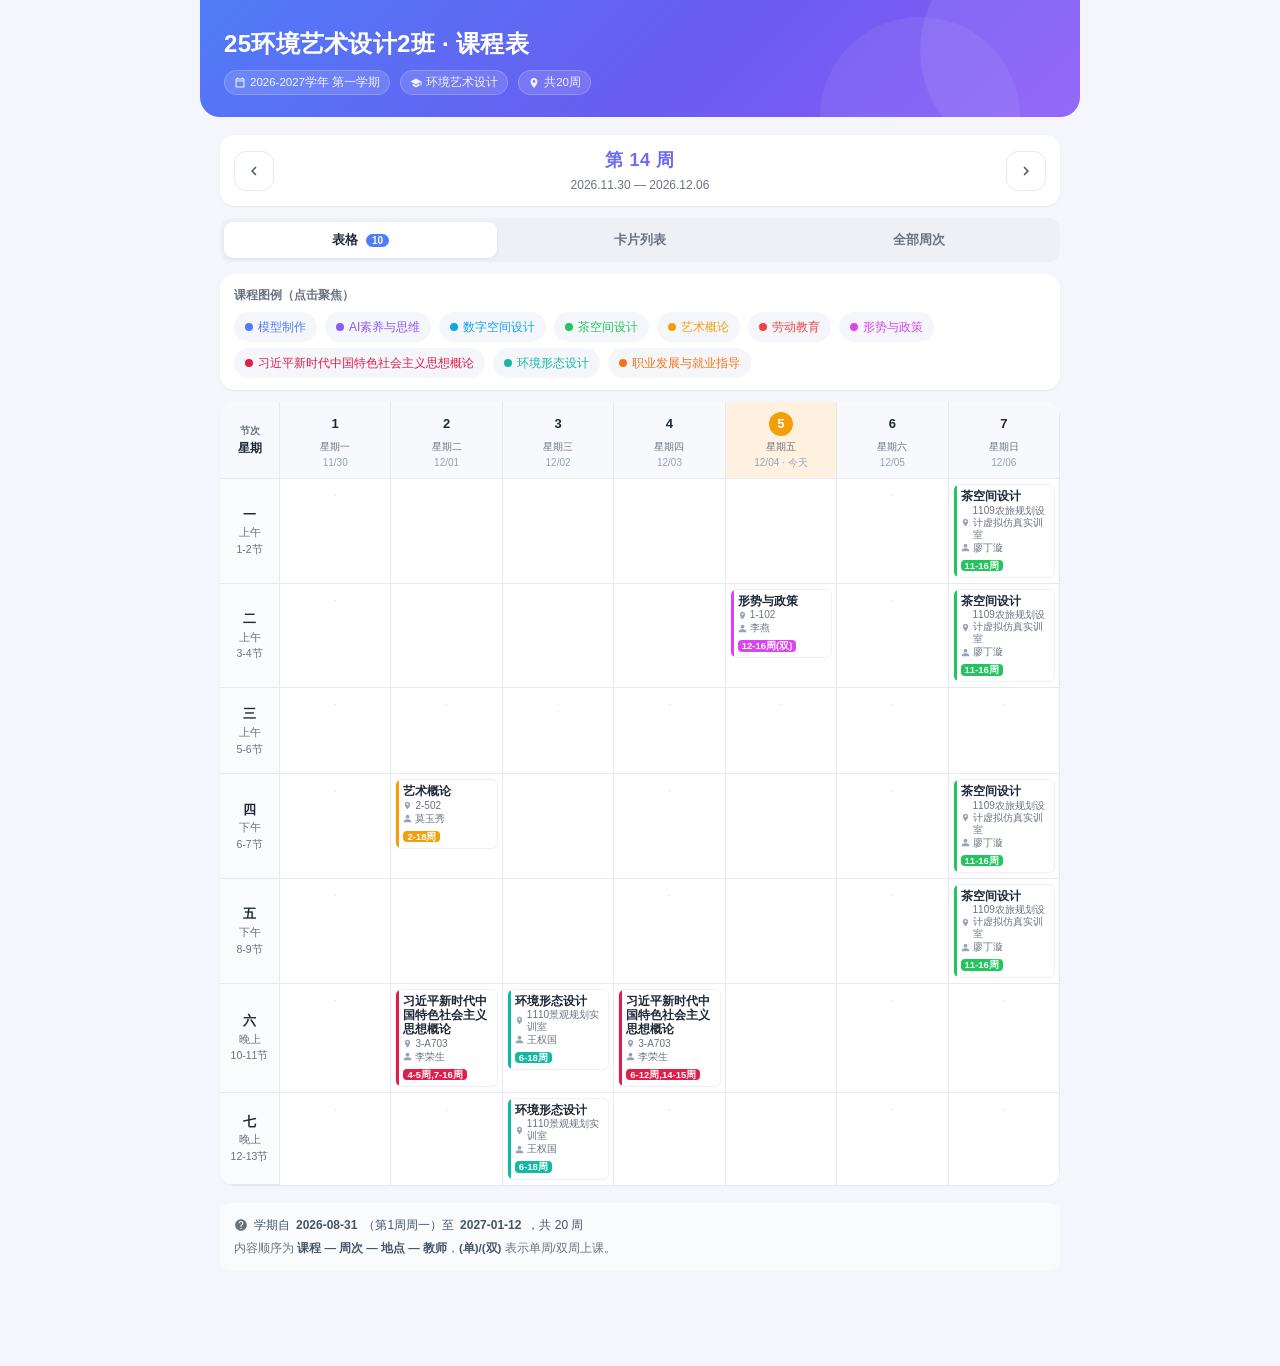
<file: schedule/index.html>
<!DOCTYPE html>
<html lang="zh-CN">
<head>
<meta charset="UTF-8">
<meta name="viewport" content="width=device-width, initial-scale=1.0, maximum-scale=2.0, viewport-fit=cover">
<meta name="theme-color" content="#4f7cf7">
<meta name="apple-mobile-web-app-capable" content="yes">
<meta name="apple-mobile-web-app-status-bar-style" content="black-translucent">
<title>25环境艺术设计2班 · 课程表</title>
<style>
  :root {
    --bg: #f4f6fb;
    --card: #ffffff;
    --text: #1f2937;
    --text-2: #475569;
    --muted: #6b7280;
    --muted-2: #94a3b8;
    --line: #e6e9ef;
    --line-2: #eef0f5;
    --primary: #4f7cf7;
    --primary-2: #8b5cf6;
    --primary-soft: #eef2ff;
    --today: #fff1e0;
    --shadow-sm: 0 1px 2px rgba(15,23,42,.04), 0 1px 1px rgba(15,23,42,.03);
    --shadow: 0 2px 8px rgba(15,23,42,.06), 0 1px 2px rgba(15,23,42,.04);
    --shadow-lg: 0 6px 20px rgba(15,23,42,.10);
    --radius: 14px;
    --radius-sm: 10px;
    --radius-lg: 20px;
  }
  * { box-sizing: border-box; margin: 0; padding: 0; -webkit-tap-highlight-color: transparent; }
  html, body { height: 100%; }
  body {
    font-family: -apple-system, BlinkMacSystemFont, "Segoe UI", "PingFang SC",
      "Hiragino Sans GB", "Microsoft YaHei", "Noto Sans CJK SC", sans-serif;
    background: var(--bg);
    color: var(--text);
    -webkit-font-smoothing: antialiased;
    -moz-osx-font-smoothing: grayscale;
    line-height: 1.5;
    padding-bottom: env(safe-area-inset-bottom, 0);
  }
  button { font-family: inherit; }

  /* ========== Layout ========== */
  .app {
    max-width: 880px;
    margin: 0 auto;
    padding: 0 14px 96px;
  }
  @media (min-width: 720px) {
    .app { padding: 0 20px 96px; }
  }

  /* ========== Header ========== */
  .header {
    background: linear-gradient(135deg, #4f7cf7 0%, #6a5cf0 55%, #8b5cf6 100%);
    color: #fff;
    border-radius: 0 0 var(--radius-lg) var(--radius-lg);
    padding: 22px 18px 18px;
    margin: 0 -14px 14px;
    position: relative;
    overflow: hidden;
  }
  @media (min-width: 720px) { .header { margin: 0 -20px 18px; padding: 26px 24px 22px; } }
  .header::after, .header::before {
    content: ""; position: absolute; border-radius: 50%;
  }
  .header::after { right: -60px; top: -60px; width: 220px; height: 220px; background: rgba(255,255,255,.08); }
  .header::before { right: 60px; bottom: -100px; width: 200px; height: 200px; background: rgba(255,255,255,.06); }
  .header .h-title { font-size: 20px; font-weight: 700; letter-spacing: .3px; position: relative; }
  @media (min-width: 720px) { .header .h-title { font-size: 24px; } }
  .header .h-sub {
    margin-top: 8px; font-size: 12px; opacity: .92;
    display: flex; flex-wrap: wrap; gap: 6px 10px; align-items: center;
    position: relative;
  }
  .header .h-sub .tag {
    display: inline-flex; align-items: center; gap: 4px;
    background: rgba(255,255,255,.14); border: 1px solid rgba(255,255,255,.22);
    padding: 3px 9px; border-radius: 999px; font-size: 11.5px;
  }
  .header .h-sub .tag svg { width: 12px; height: 12px; fill: #fff; }

  /* ========== Week Navigation Card ========== */
  .week-card {
    background: var(--card);
    border-radius: var(--radius);
    box-shadow: var(--shadow-sm);
    padding: 12px 14px;
    margin-bottom: 12px;
  }
  .week-nav {
    display: flex; align-items: center; gap: 8px;
  }
  .week-nav .nav-btn {
    flex: none;
    width: 40px; height: 40px;
    border-radius: 12px;
    border: 1px solid var(--line);
    background: #fff;
    color: var(--text-2);
    cursor: pointer;
    display: inline-flex; align-items: center; justify-content: center;
    transition: all .15s ease;
  }
  .week-nav .nav-btn:hover, .week-nav .nav-btn:active {
    border-color: var(--primary);
    color: var(--primary);
    background: var(--primary-soft);
  }
  .week-nav .nav-btn svg { width: 18px; height: 18px; fill: currentColor; }
  .week-nav .week-display {
    flex: 1; min-width: 0; text-align: center;
  }
  .week-nav .week-num {
    font-size: 18px; font-weight: 800;
    background: linear-gradient(135deg, var(--primary), var(--primary-2));
    -webkit-background-clip: text; background-clip: text; color: transparent;
    letter-spacing: .5px;
  }
  .week-nav .week-range {
    font-size: 12px; color: var(--muted);
    margin-top: 2px;
    font-variant-numeric: tabular-nums;
  }
  .week-nav .week-out {
    font-size: 11px; color: var(--muted-2); margin-top: 4px;
  }

  /* ========== Tab Bar ========== */
  .tab-bar {
    display: flex; gap: 6px;
    background: #eef0f5;
    padding: 4px;
    border-radius: 12px;
    margin-bottom: 12px;
  }
  .tab-bar .tab {
    flex: 1; border: none; background: transparent;
    font-size: 13px; font-weight: 600; color: var(--muted);
    padding: 9px 6px;
    border-radius: 9px;
    cursor: pointer;
    transition: all .2s ease;
  }
  .tab-bar .tab.on {
    background: #fff; color: var(--text);
    box-shadow: 0 1px 3px rgba(15,23,42,.08);
  }
  .tab-bar .tab .badge {
    display: inline-block;
    background: var(--primary); color: #fff;
    font-size: 10px; padding: 1px 6px; border-radius: 999px;
    margin-left: 4px; font-weight: 700;
  }

  /* ========== Day Card ========== */
  .day-list { display: flex; flex-direction: column; gap: 12px; }
  .day-card {
    background: var(--card);
    border-radius: var(--radius);
    box-shadow: var(--shadow-sm);
    overflow: hidden;
  }
  .day-card.is-today {
    border: 1.5px solid #f59e0b;
    box-shadow: 0 4px 16px rgba(245,158,11,.15);
  }
  .day-head {
    padding: 12px 14px 8px;
    display: flex; align-items: baseline; justify-content: space-between;
    border-bottom: 1px dashed var(--line-2);
  }
  .day-head .dh-left { display: flex; align-items: baseline; gap: 8px; }
  .day-head .dh-name {
    font-size: 16px; font-weight: 700; color: var(--text);
  }
  .day-head .dh-date {
    font-size: 12px; color: var(--muted); font-variant-numeric: tabular-nums;
  }
  .day-head .dh-tag {
    display: inline-block;
    font-size: 10.5px; font-weight: 700;
    color: #fff;
    background: linear-gradient(135deg, #f59e0b, #ef4444);
    padding: 2px 8px; border-radius: 999px;
  }
  .day-head .dh-meta {
    font-size: 11px; color: var(--muted-2);
  }

  .day-body { padding: 10px 12px 12px; display: flex; flex-direction: column; gap: 8px; }

  /* ========== Course Card ========== */
  .course {
    position: relative;
    background: #fff;
    border: 1px solid var(--line-2);
    border-radius: var(--radius-sm);
    padding: 10px 12px 10px 14px;
    margin-left: 4px;
    overflow: hidden;
    transition: transform .15s ease, box-shadow .15s ease;
  }
  .course::before {
    content: "";
    position: absolute; left: 0; top: 0; bottom: 0;
    width: 4px;
    background: var(--c, #94a3b8);
    border-radius: 4px 0 0 4px;
  }
  .course:active { transform: scale(.985); }
  .course.hidden { display: none; }
  .course.inactive { opacity: .45; filter: grayscale(.6); }
  .course.focused {
    box-shadow: 0 0 0 2px var(--c, var(--primary)), var(--shadow);
    border-color: transparent;
  }
  body.focusing .course:not(.focused) { opacity: .25; filter: grayscale(.85); }

  .course .c-top {
    display: flex; justify-content: space-between; align-items: flex-start;
    gap: 10px; margin-bottom: 6px;
  }
  .course .c-name {
    font-size: 14.5px; font-weight: 700; color: var(--text);
    line-height: 1.3; flex: 1;
  }
  .course .c-tag {
    flex: none;
    font-size: 10.5px; font-weight: 700; color: #fff;
    background: var(--c, #94a3b8);
    padding: 2px 7px; border-radius: 999px;
    white-space: nowrap;
    margin-top: 2px;
  }
  .course .c-time {
    display: inline-flex; align-items: center; gap: 4px;
    font-size: 12px; font-weight: 600; color: var(--c, #6b7280);
    margin-bottom: 4px;
  }
  .course .c-time .part-pill {
    font-size: 10px; font-weight: 600;
    background: rgba(0,0,0,.04);
    padding: 1px 5px; border-radius: 4px;
    color: var(--muted);
    margin-left: 2px;
  }
  .course .c-info { display: flex; flex-direction: column; gap: 2px; }
  .course .ci {
    display: flex; align-items: center; gap: 5px;
    font-size: 12px; color: var(--text-2);
    line-height: 1.4;
  }
  .course .ci svg { width: 12px; height: 12px; fill: var(--muted-2); flex: none; }
  .course .ci b { font-weight: 600; }

  /* Empty day state */
  .day-empty {
    padding: 20px 14px 22px;
    text-align: center;
    color: var(--muted-2);
    font-size: 12.5px;
  }
  .day-empty .em-icon {
    width: 32px; height: 32px; margin: 0 auto 8px;
    border-radius: 50%;
    background: #f1f3f8;
    display: flex; align-items: center; justify-content: center;
  }
  .day-empty .em-icon svg { width: 16px; height: 16px; fill: var(--muted-2); }

  /* ========== Legend ========== */
  .legend {
    background: var(--card);
    border-radius: var(--radius);
    box-shadow: var(--shadow-sm);
    padding: 12px 14px;
    margin-bottom: 12px;
  }
  .legend .lg-title {
    font-size: 12px; color: var(--muted); font-weight: 600;
    margin-bottom: 8px;
  }
  .legend .chips {
    display: flex; flex-wrap: wrap; gap: 6px 8px;
  }
  .chip {
    display: inline-flex; align-items: center; gap: 5px;
    font-size: 12px; color: var(--text-2); font-weight: 500;
    padding: 5px 10px; border-radius: 999px;
    background: #f4f6fa;
    border: 1px solid transparent;
    cursor: pointer;
    transition: all .15s ease;
  }
  .chip:hover { background: #eceff5; }
  .chip .dot { width: 8px; height: 8px; border-radius: 50%; flex: none; }
  .chip.on { background: #fff; border-color: currentColor; box-shadow: 0 2px 6px rgba(0,0,0,.06); }

  /* ========== Footer ========== */
  .footnote {
    margin-top: 18px;
    font-size: 11.5px; color: var(--muted);
    line-height: 1.7;
    padding: 12px 14px;
    background: rgba(255,255,255,.6);
    border-radius: var(--radius-sm);
  }
  .footnote b { color: var(--text-2); }
  .footnote .info-row {
    display: flex; align-items: center; gap: 6px; margin-bottom: 4px;
    font-size: 12px; color: var(--text-2);
  }
  .footnote .info-row svg { width: 14px; height: 14px; fill: var(--muted); }

  /* ========== Today FAB ========== */
  .fab-today {
    position: fixed;
    right: max(14px, env(safe-area-inset-right));
    bottom: max(14px, env(safe-area-inset-bottom));
    background: linear-gradient(135deg, var(--primary), var(--primary-2));
    color: #fff;
    border: none;
    padding: 12px 18px;
    border-radius: 999px;
    font-size: 13px; font-weight: 700;
    box-shadow: var(--shadow-lg);
    cursor: pointer;
    display: none;
    align-items: center; gap: 6px;
    z-index: 50;
  }
  .fab-today.show { display: inline-flex; }
  .fab-today svg { width: 14px; height: 14px; fill: #fff; }

  /* ========== Empty state (out-of-semester) ========== */
  .out-state {
    background: var(--card);
    border-radius: var(--radius);
    box-shadow: var(--shadow-sm);
    padding: 36px 24px;
    text-align: center;
    color: var(--muted);
  }
  .out-state svg { width: 56px; height: 56px; fill: #cbd5e1; margin-bottom: 12px; }
  .out-state h3 { font-size: 16px; color: var(--text); margin-bottom: 4px; }
  .out-state p { font-size: 13px; }

  /* ========== Table view (rows=slot, cols=weekday) ========== */
  .table-card {
    background: var(--card);
    border-radius: var(--radius);
    box-shadow: var(--shadow-sm);
    overflow: hidden;
  }
  .table-grid {
    display: grid;
    /* 8 列：节次标签 + 周一~周日；不设 min-width，让 grid 在 360px 屏内自动 1fr 收缩 */
    grid-template-columns: 44px repeat(7, minmax(0, 1fr));
    width: 100%;
  }
  .t-corner {
    background: #f7f9fc;
    position: sticky; left: 0; top: 0; z-index: 6;
    border-right: 1px solid var(--line);
    border-bottom: 1px solid var(--line);
    padding: 6px 4px;
    display: flex; flex-direction: column; align-items: center; justify-content: center;
    color: var(--muted); font-size: 10px; font-weight: 600;
  }
  .t-corner .tc-kicker { font-size: 9px; }
  .t-corner .tc-name { font-size: 11px; color: var(--text); margin-top: 1px; }

  .slot-head {
    background: #f7f9fc;
    position: sticky; top: 0; z-index: 4;
    border-right: 1px solid var(--line);
    border-bottom: 1px solid var(--line);
    padding: 6px 3px 5px;
    text-align: center;
    font-variant-numeric: tabular-nums;
  }
  .slot-head:last-child { border-right: none; }
  .slot-head .sh-seq {
    width: 20px; height: 20px; line-height: 20px;
    border-radius: 50%;
    font-size: 11px; font-weight: 800;
    margin: 0 auto 2px;
  }
  .slot-head.p-morning .sh-seq { background: #e8f0ff; color: #3f6cf0; }
  .slot-head.p-afternoon .sh-seq { background: #fff3e0; color: #e08a00; }
  .slot-head.p-evening .sh-seq { background: #efe9ff; color: #7c3aed; }
  .slot-head .sh-part { font-size: 9px; color: var(--muted); }
  .slot-head .sh-period { font-size: 9px; color: var(--muted-2); margin-top: 1px; }

  .day-row-head {
    background: #fafbfd;
    position: sticky; left: 0; z-index: 3;
    border-right: 1px solid var(--line);
    border-bottom: 1px solid var(--line);
    padding: 6px 2px;
    display: flex; flex-direction: column; align-items: center; justify-content: center;
  }
  .day-row-head .drh-name { font-size: 12px; font-weight: 700; color: var(--text); }
  .day-row-head .drh-date { font-size: 9.5px; color: var(--muted); margin-top: 1px; font-variant-numeric: tabular-nums; }
  .day-row-head .drh-today {
    display: inline-block; margin-top: 3px;
    font-size: 9px; font-weight: 700; color: #fff;
    background: linear-gradient(135deg, #f59e0b, #ef4444);
    padding: 0 5px; border-radius: 999px; line-height: 1.5;
  }
  .day-row-head.is-today { background: var(--today); }

  .t-cell {
    background: #fff;
    border-right: 1px solid var(--line);
    border-bottom: 1px solid var(--line);
    padding: 3px 2px;
    min-height: 70px;
    display: flex; flex-direction: column; gap: 2px;
    overflow: hidden;
  }
  .t-cell:nth-last-child(-n+7) { border-bottom: none; }  /* 最后一行去掉下边框 */
  /* 节次标签列(第 1,9,17,25,33,41,49 列)不画右边框已由 .day-row-head 处理 */

  .t-course {
    position: relative;
    background: #fff;
    border: 1px solid var(--line-2);
    border-radius: 4px;
    padding: 2px 3px 2px 5px;
    overflow: hidden;
    line-height: 1.2;
  }
  .t-course::before {
    content: "";
    position: absolute; left: 0; top: 0; bottom: 0;
    width: 2.5px;
    background: var(--c, #94a3b8);
  }
  .t-course.hidden { display: none; }
  .t-course.inactive { opacity: .42; filter: grayscale(.6); }
  .t-course.focused {
    box-shadow: 0 0 0 1.5px var(--c, var(--primary));
    border-color: transparent;
  }
  body.focusing .t-course:not(.focused) { opacity: .22; filter: grayscale(.85); }
  .t-course .tc-name {
    font-size: 10.5px; font-weight: 700; color: var(--text);
    word-break: break-all;
    line-height: 1.2;
  }
  .t-course .tc-meta {
    margin-top: 1px;
    font-size: 8.5px; color: var(--muted);
    display: flex; align-items: center; gap: 2px;
    line-height: 1.2;
  }
  .t-course .tc-meta svg { width: 8px; height: 8px; fill: var(--muted-2); flex: none; }
  .t-course .tc-tag {
    display: inline-block;
    margin-top: 1px;
    font-size: 8.5px; font-weight: 700; color: #fff;
    background: var(--c, #94a3b8);
    padding: 0 3px; border-radius: 3px;
    align-self: flex-start;
  }
  .t-cell-empty { font-size: 10px; color: #d0d5dd; text-align: center; padding-top: 4px; }

  @media (min-width: 720px) {
    /* 桌面端放宽一些 */
    .table-grid { grid-template-columns: 60px repeat(7, minmax(0, 1fr)); }
    .t-corner { padding: 8px 6px; font-size: 11px; }
    .t-corner .tc-kicker { font-size: 10px; }
    .t-corner .tc-name { font-size: 12px; }
    .slot-head { padding: 10px 6px 8px; }
    .slot-head .sh-seq { width: 24px; height: 24px; line-height: 24px; font-size: 13px; margin-bottom: 3px; }
    .slot-head .sh-part { font-size: 10px; }
    .slot-head .sh-period { font-size: 10px; }
    .day-row-head { padding: 8px 4px; }
    .day-row-head .drh-name { font-size: 13px; }
    .day-row-head .drh-date { font-size: 10.5px; }
    .day-row-head .drh-today { font-size: 9.5px; padding: 1px 6px; margin-top: 4px; }
    .t-cell { padding: 5px 4px; min-height: 86px; gap: 3px; }
    .t-course { padding: 4px 5px 4px 7px; border-radius: 6px; }
    .t-course::before { width: 3px; }
    .t-course .tc-name { font-size: 12px; }
    .t-course .tc-meta { font-size: 10px; gap: 3px; }
    .t-course .tc-meta svg { width: 9px; height: 9px; }
    .t-course .tc-tag { font-size: 9.5px; padding: 0 4px; border-radius: 4px; }
  }

  /* Animations */
  .day-card { animation: fadeUp .3s ease both; }
  .day-card:nth-child(1) { animation-delay: .02s; }
  .day-card:nth-child(2) { animation-delay: .06s; }
  .day-card:nth-child(3) { animation-delay: .10s; }
  .day-card:nth-child(4) { animation-delay: .14s; }
  .day-card:nth-child(5) { animation-delay: .18s; }
  .day-card:nth-child(6) { animation-delay: .22s; }
  .day-card:nth-child(7) { animation-delay: .26s; }
  @keyframes fadeUp {
    from { opacity: 0; transform: translateY(8px); }
    to { opacity: 1; transform: translateY(0); }
  }

  /* PWA-like standalone: hide some chrome */
  @media (display-mode: standalone) {
    body { padding-top: env(safe-area-inset-top); }
  }
</style>
</head>
<body>

<div class="app">

  <!-- Header -->
  <div class="header">
    <div class="h-title">25环境艺术设计2班 · 课程表</div>
    <div class="h-sub">
      <span class="tag"><svg viewBox="0 0 24 24"><path d="M19 3h-1V1h-2v2H8V1H6v2H5c-1.1 0-2 .9-2 2v14c0 1.1.9 2 2 2h14c1.1 0 2-.9 2-2V5c0-1.1-.9-2-2-2zm0 16H5V9h14v10zM5 7V5h14v2H5z"/></svg>2026-2027学年 第一学期</span>
      <span class="tag"><svg viewBox="0 0 24 24"><path d="M12 3L1 9l11 6 9-4.91V17h2V9L12 3zM5 13.18v4L12 21l7-3.82v-4L12 17l-7-3.82z"/></svg>环境艺术设计</span>
      <span class="tag"><svg viewBox="0 0 24 24"><path d="M12 2C8.1 2 5 5.1 5 9c0 5.25 7 13 7 13s7-7.75 7-13c0-3.9-3.1-7-7-7zm0 9.5A2.5 2.5 0 1 1 12 6a2.5 2.5 0 0 1 0 5.5z"/></svg>共20周</span>
    </div>
  </div>

  <!-- Week Navigation -->
  <div class="week-card">
    <div class="week-nav">
      <button class="nav-btn" id="btnPrev" aria-label="上一周">
        <svg viewBox="0 0 24 24"><path d="M15.41 7.41L14 6l-6 6 6 6 1.41-1.41L10.83 12z"/></svg>
      </button>
      <div class="week-display">
        <div class="week-num" id="weekNum">第 1 周</div>
        <div class="week-range" id="weekRange">2026.08.31 — 2026.09.06</div>
        <div class="week-out" id="weekOut" style="display:none">（不在学期范围内）</div>
      </div>
      <button class="nav-btn" id="btnNext" aria-label="下一周">
        <svg viewBox="0 0 24 24"><path d="M10 6L8.59 7.41 13.17 12l-4.58 4.59L10 18l6-6z"/></svg>
      </button>
    </div>
  </div>

  <!-- Tab Bar -->
  <div class="tab-bar" id="tabBar">
    <button class="tab on" data-mode="table" id="tabTable">表格 <span class="badge" id="countThisWeek">0</span></button>
    <button class="tab" data-mode="list" id="tabList">卡片列表</button>
    <button class="tab" data-mode="allWeeks" id="tabAllWeeks">全部周次</button>
  </div>

  <!-- Legend (compact) -->
  <div class="legend">
    <div class="lg-title">课程图例（点击聚焦）</div>
    <div class="chips" id="legendBox"></div>
  </div>

  <!-- Content area -->
  <div id="content"></div>

  <!-- Footnote -->
  <div class="footnote">
    <div class="info-row">
      <svg viewBox="0 0 24 24"><path d="M12 2C6.5 2 2 6.5 2 12s4.5 10 10 10 10-4.5 10-10S17.5 2 12 2zm1 17h-2v-2h2v2zm2.07-7.75l-.9.92C13.45 12.9 13 13.5 13 15h-2v-.5c0-1.1.45-2.1 1.17-2.83l1.24-1.26c.37-.36.59-.86.59-1.41 0-1.1-.9-2-2-2s-2 .9-2 2H8c0-2.21 1.79-4 4-4s4 1.79 4 4c0 .88-.36 1.68-.93 2.25z"/></svg>
      学期自 <b>2026-08-31</b>（第1周周一）至 <b>2027-01-12</b>，共 20 周
    </div>
    <div>内容顺序为 <b>课程 — 周次 — 地点 — 教师</b>，<b>(单)/(双)</b> 表示单周/双周上课。</div>
  </div>

</div>

<!-- Today FAB -->
<button class="fab-today" id="fabToday">
  <svg viewBox="0 0 24 24"><path d="M19 3h-1V1h-2v2H8V1H6v2H5c-1.1 0-2 .9-2 2v14c0 1.1.9 2 2 2h14c1.1 0 2-.9 2-2V5c0-1.1-.9-2-2-2zm0 16H5V9h14v10zM5 7V5h14v2H5z"/></svg>
  回到今天
</button>

<script>
/* ===================== Data ===================== */
const COURSES = [{"day":"星期二","slot_seq":"一","period":"1-2节","part":"上午","name":"模型制作","jie":"1-2节","weeks":[2,3,4,5,6],"weekText":"2-6周","room":"1101模型实训室","teacher":"黎景洋"},{"day":"星期三","slot_seq":"一","period":"1-2节","part":"上午","name":"AI素养与思维","jie":"1-2节","weeks":[9,10],"weekText":"9-10周","room":"1109农旅规划设计虚拟仿真实训室","teacher":"侯亮"},{"day":"星期四","slot_seq":"一","period":"1-2节","part":"上午","name":"数字空间设计","jie":"1-2节","weeks":[2,3,4,6,7,8,9],"weekText":"2-4周,6-9周","room":"1106BIM实训室（二）","teacher":"方聪"},{"day":"星期五","slot_seq":"一","period":"1-2节","part":"上午","name":"数字空间设计","jie":"1-2节","weeks":[7,8],"weekText":"7-8周","room":"1111室内空间设计实训室（一）","teacher":"方聪"},{"day":"星期五","slot_seq":"一","period":"1-2节","part":"上午","name":"数字空间设计","jie":"1-2节","weeks":[9],"weekText":"9周","room":"1105BIM实训室（一）","teacher":"方聪"},{"day":"星期五","slot_seq":"一","period":"1-2节","part":"上午","name":"数字空间设计","jie":"1-2节","weeks":[10],"weekText":"10周","room":"1105BIM实训室（一）","teacher":"方聪"},{"day":"星期日","slot_seq":"一","period":"1-2节","part":"上午","name":"茶空间设计","jie":"1-2节","weeks":[11,12,13,14,15,16],"weekText":"11-16周","room":"1109农旅规划设计虚拟仿真实训室","teacher":"廖丁漩"},{"day":"星期日","slot_seq":"一","period":"1-2节","part":"上午","name":"茶空间设计","jie":"1-2节","weeks":[17],"weekText":"17周","room":"1109农旅规划设计虚拟仿真实训室","teacher":"廖丁漩"},{"day":"星期二","slot_seq":"二","period":"3-4节","part":"上午","name":"模型制作","jie":"3-4节","weeks":[2,3,4,5,6],"weekText":"2-6周","room":"1101模型实训室","teacher":"黎景洋"},{"day":"星期三","slot_seq":"二","period":"3-4节","part":"上午","name":"AI素养与思维","jie":"3-4节","weeks":[9,10],"weekText":"9-10周","room":"1109农旅规划设计虚拟仿真实训室","teacher":"侯亮"},{"day":"星期四","slot_seq":"二","period":"3-4节","part":"上午","name":"数字空间设计","jie":"3-4节","weeks":[2,3,4,6,7,8,9],"weekText":"2-4周,6-9周","room":"1106BIM实训室（二）","teacher":"方聪"},{"day":"星期五","slot_seq":"二","period":"3-4节","part":"上午","name":"数字空间设计","jie":"3-4节","weeks":[7,8],"weekText":"7-8周","room":"1111室内空间设计实训室（一）","teacher":"方聪"},{"day":"星期五","slot_seq":"二","period":"3-4节","part":"上午","name":"数字空间设计","jie":"3-4节","weeks":[9],"weekText":"9周","room":"1105BIM实训室（一）","teacher":"方聪"},{"day":"星期五","slot_seq":"二","period":"3-4节","part":"上午","name":"数字空间设计","jie":"3-4节","weeks":[10],"weekText":"10周","room":"1105BIM实训室（一）","teacher":"方聪"},{"day":"星期五","slot_seq":"二","period":"3-4节","part":"上午","name":"数字空间设计","jie":"3-4节","weeks":[10],"weekText":"10周","room":"1105BIM实训室（一）","teacher":"方聪"},{"day":"星期五","slot_seq":"二","period":"3-4节","part":"上午","name":"劳动教育","jie":"3-4节","weeks":[1,2,3],"weekText":"1-3周","room":"户外","teacher":"王历"},{"day":"星期五","slot_seq":"二","period":"3-4节","part":"上午","name":"形势与政策","jie":"3-4节","weeks":[12,14,16,15],"weekText":"12-16周(双)","room":"1-102","teacher":"李燕"},{"day":"星期日","slot_seq":"二","period":"3-4节","part":"上午","name":"茶空间设计","jie":"3-4节","weeks":[11,12,13,14,15,16],"weekText":"11-16周","room":"1109农旅规划设计虚拟仿真实训室","teacher":"廖丁漩"},{"day":"星期日","slot_seq":"二","period":"3-4节","part":"上午","name":"茶空间设计","jie":"3-4节","weeks":[17],"weekText":"17周","room":"1109农旅规划设计虚拟仿真实训室","teacher":"廖丁漩"},{"day":"星期二","slot_seq":"四","period":"6-7节","part":"下午","name":"艺术概论","jie":"6-7节","weeks":[2,3,4,5,6,7,8,9,10,11,12,13,14,15,16,17,18],"weekText":"2-18周","room":"2-502","teacher":"莫玉秀"},{"day":"星期二","slot_seq":"四","period":"6-7节","part":"下午","name":"艺术概论","jie":"6-7节","weeks":[19],"weekText":"19周","room":"图信楼A401","teacher":"莫玉秀"},{"day":"星期三","slot_seq":"四","period":"6-7节","part":"下午","name":"模型制作","jie":"6-7节","weeks":[2,3,4,5,6,7,8,9],"weekText":"2-9周","room":"1101模型实训室","teacher":"黎景洋"},{"day":"星期三","slot_seq":"四","period":"6-7节","part":"下午","name":"模型制作","jie":"6-7节","weeks":[10],"weekText":"10周","room":"1101模型实训室","teacher":"黎景洋"},{"day":"星期五","slot_seq":"四","period":"6-7节","part":"下午","name":"数字空间设计","jie":"6-7节","weeks":[1,2,3],"weekText":"1-3周","room":"1105BIM实训室（一）","teacher":"方聪"},{"day":"星期日","slot_seq":"四","period":"6-7节","part":"下午","name":"茶空间设计","jie":"6-7节","weeks":[17],"weekText":"17周","room":"1109农旅规划设计虚拟仿真实训室","teacher":"廖丁漩"},{"day":"星期日","slot_seq":"四","period":"6-7节","part":"下午","name":"茶空间设计","jie":"6-7节","weeks":[11,12,13,14,15,16],"weekText":"11-16周","room":"1109农旅规划设计虚拟仿真实训室","teacher":"廖丁漩"},{"day":"星期二","slot_seq":"五","period":"8-9节","part":"下午","name":"习近平新时代中国特色社会主义思想概论","jie":"8-9节","weeks":[17,18,19],"weekText":"17-19周","room":"3-A601","teacher":"李荣生"},{"day":"星期三","slot_seq":"五","period":"8-9节","part":"下午","name":"模型制作","jie":"8-9节","weeks":[2,3,4,5,6,7,8,9],"weekText":"2-9周","room":"1101模型实训室","teacher":"黎景洋"},{"day":"星期三","slot_seq":"五","period":"8-9节","part":"下午","name":"模型制作","jie":"8-9节","weeks":[10],"weekText":"10周","room":"1101模型实训室","teacher":"黎景洋"},{"day":"星期五","slot_seq":"五","period":"8-9节","part":"下午","name":"数字空间设计","jie":"8-9节","weeks":[1,2,3],"weekText":"1-3周","room":"1105BIM实训室（一）","teacher":"方聪"},{"day":"星期日","slot_seq":"五","period":"8-9节","part":"下午","name":"茶空间设计","jie":"8-9节","weeks":[11,12,13,14,15,16],"weekText":"11-16周","room":"1109农旅规划设计虚拟仿真实训室","teacher":"廖丁漩"},{"day":"星期二","slot_seq":"六","period":"10-11节","part":"晚上","name":"习近平新时代中国特色社会主义思想概论","jie":"10-11节","weeks":[4,5,7,8,9,10,11,12,13,14,15,16],"weekText":"4-5周,7-16周","room":"3-A703","teacher":"李荣生"},{"day":"星期三","slot_seq":"六","period":"10-11节","part":"晚上","name":"环境形态设计","jie":"10-11节","weeks":[6,7,8,9,10,11,12,13,14,15,16,17,18],"weekText":"6-18周","room":"1110景观规划实训室","teacher":"王权国"},{"day":"星期三","slot_seq":"六","period":"10-11节","part":"晚上","name":"环境形态设计","jie":"10-11节","weeks":[19],"weekText":"19周","room":"1110景观规划实训室","teacher":"王权国"},{"day":"星期四","slot_seq":"六","period":"10-11节","part":"晚上","name":"习近平新时代中国特色社会主义思想概论","jie":"10-11节","weeks":[6,7,8,9,10,11,12,14,15],"weekText":"6-12周,14-15周","room":"3-A703","teacher":"李荣生"},{"day":"星期五","slot_seq":"六","period":"10-11节","part":"晚上","name":"职业发展与就业指导","jie":"10-11节","weeks":[7,8,9,10],"weekText":"7-10周","room":"3-A503","teacher":"柳芳"},{"day":"星期三","slot_seq":"七","period":"12-13节","part":"晚上","name":"环境形态设计","jie":"12-13节","weeks":[6,7,8,9,10,11,12,13,14,15,16,17,18],"weekText":"6-18周","room":"1110景观规划实训室","teacher":"王权国"},{"day":"星期五","slot_seq":"七","period":"12-13节","part":"晚上","name":"职业发展与就业指导","jie":"12-13节","weeks":[7,8,9,10],"weekText":"7-10周","room":"3-A503","teacher":"柳芳"}];

const DAYS = ['星期一','星期二','星期三','星期四','星期五','星期六','星期日'];
const SLOTS = [
  { seq:'一', period:'1-2节',  part:'上午', pc:'p-morning' },
  { seq:'二', period:'3-4节',  part:'上午', pc:'p-morning' },
  { seq:'三', period:'5-6节',  part:'上午', pc:'p-morning' },
  { seq:'四', period:'6-7节',  part:'下午', pc:'p-afternoon' },
  { seq:'五', period:'8-9节',  part:'下午', pc:'p-afternoon' },
  { seq:'六', period:'10-11节', part:'晚上', pc:'p-evening' },
  { seq:'七', period:'12-13节', part:'晚上', pc:'p-evening' },
];

const COLOR_MAP = {
  '模型制作': '#4f7cf7',
  'AI素养与思维': '#8b5cf6',
  '数字空间设计': '#0ea5e9',
  '茶空间设计': '#22c55e',
  '艺术概论': '#f59e0b',
  '劳动教育': '#ef4444',
  '形势与政策': '#d946ef',
  '习近平新时代中国特色社会主义思想概论': '#e11d48',
  '环境形态设计': '#14b8a6',
  '职业发展与就业指导': '#f97316',
};
const LEGEND_ORDER = [
  '模型制作','AI素养与思维','数字空间设计','茶空间设计','艺术概论',
  '劳动教育','形势与政策','习近平新时代中国特色社会主义思想概论','环境形态设计','职业发展与就业指导'
];

const SEM_START_DAY = Date.UTC(2026, 7, 31) / 86400000; // 2026-08-31
const TOTAL_WEEKS = 20;

/* ===================== Utilities ===================== */
const toDay = s => { const p = s.split('-').map(Number); return Date.UTC(p[0], p[1]-1, p[2]) / 86400000; };
const dayToStr = d => { const dt = new Date(d * 86400000); return dt.getUTCFullYear() + '-' + String(dt.getUTCMonth()+1).padStart(2,'0') + '-' + String(dt.getUTCDate()).padStart(2,'0'); };
const weekOf = s => Math.floor((toDay(s) - SEM_START_DAY) / 7) + 1;
const dowOf = s => { const p = s.split('-').map(Number); return (new Date(Date.UTC(p[0], p[1]-1, p[2])).getUTCDay() + 6) % 7; };
const todayStr = () => { const d = new Date(); return d.getFullYear() + '-' + String(d.getMonth()+1).padStart(2,'0') + '-' + String(d.getDate()).padStart(2,'0'); };
const fmtMD = s => { const p = s.split('-'); return p[1] + '/' + p[2]; };
const fmtFull = s => s.replace(/-/g, '.');
const esc = t => String(t).replace(/&/g,'&amp;').replace(/</g,'&lt;').replace(/>/g,'&gt;');

const PIN_SVG = '<svg viewBox="0 0 24 24"><path d="M12 2C8.1 2 5 5.1 5 9c0 5.25 7 13 7 13s7-7.75 7-13c0-3.9-3.1-7-7-7zm0 9.5A2.5 2.5 0 1 1 12 6a2.5 2.5 0 0 1 0 5.5z"/></svg>';
const USER_SVG = '<svg viewBox="0 0 24 24"><path d="M12 12c2.76 0 5-2.24 5-5s-2.24-5-5-5-5 2.24-5 5 2.24 5 5 5zm0 2c-3.33 0-10 1.67-10 5v3h20v-3c0-3.33-6.67-5-10-5z"/></svg>';
const CAL_SVG = '<svg viewBox="0 0 24 24"><path d="M19 3h-1V1h-2v2H8V1H6v2H5c-1.1 0-2 .9-2 2v14c0 1.1.9 2 2 2h14c1.1 0 2-.9 2-2V5c0-1.1-.9-2-2-2zm0 16H5V9h14v10zM5 7V5h14v2H5z"/></svg>';
const MOON_SVG = '<svg viewBox="0 0 24 24"><path d="M9.37 5.93A7.35 7.35 0 0 0 9.1 7.5c0 4.08 3.32 7.4 7.4 7.4.68 0 1.35-.09 1.99-.27A7.014 7.014 0 0 1 12 19c-3.86 0-7-3.14-7-7 0-2.93 1.81-5.45 4.37-6.43z"/></svg>';
const COFFEE_SVG = '<svg viewBox="0 0 24 24"><path d="M20 3H4v10c0 2.21 1.79 4 4 4h6c2.21 0 4-1.79 4-4v-3h2c1.11 0 2-.89 2-2V5c0-1.11-.89-2-2-2zm0 5h-2V5h2v3zM2 21h20v-2H2v2z"/></svg>';

/* ===================== State ===================== */
let selected = todayStr();
let viewMode = 'table';  // 'table' | 'list' | 'allWeeks'
let focusCourse = null;

/* ===================== DOM refs ===================== */
const $content = document.getElementById('content');
const $weekNum = document.getElementById('weekNum');
const $weekRange = document.getElementById('weekRange');
const $weekOut = document.getElementById('weekOut');
const $countThisWeek = document.getElementById('countThisWeek');
const $legendBox = document.getElementById('legendBox');
const $fabToday = document.getElementById('fabToday');
const $tabTable = document.getElementById('tabTable');
const $tabList = document.getElementById('tabList');
const $tabAllWeeks = document.getElementById('tabAllWeeks');
const $tabBar = document.getElementById('tabBar');

/* ===================== Legend ===================== */
function buildLegend() {
  $legendBox.innerHTML = '';
  LEGEND_ORDER.forEach(name => {
    if (!COLOR_MAP[name]) return;
    const chip = document.createElement('span');
    chip.className = 'chip';
    chip.style.color = COLOR_MAP[name];
    chip.dataset.course = name;
    chip.innerHTML = '<span class="dot" style="background:' + COLOR_MAP[name] + '"></span>' + esc(name);
    chip.onclick = () => {
      focusCourse = (focusCourse === name) ? null : name;
      render();
    };
    $legendBox.appendChild(chip);
  });
}

/* ===================== Renderers ===================== */
function isActive(c, week) {
  if (week < 1 || week > TOTAL_WEEKS) return false;
  return c.weeks.indexOf(week) !== -1;
}

function courseCardHTML(c, week) {
  const active = isActive(c, week);
  const color = COLOR_MAP[c.name] || '#6b7280';
  const cls = ['course'];
  if (active) cls.push('active');
  else cls.push('inactive');
  if (viewMode !== 'allWeeks' && !active) cls.push('hidden');
  if (focusCourse === c.name) cls.push('focused');

  const iconByPart = { '上午': CAL_SVG, '下午': COFFEE_SVG, '晚上': MOON_SVG }[c.part] || CAL_SVG;

  return `
    <div class="${cls.join(' ')}" style="--c:${color}" data-course="${esc(c.name)}">
      <div class="c-top">
        <div class="c-name">${esc(c.name)}</div>
        <span class="c-tag">${esc(c.weekText)}</span>
      </div>
      <div class="c-time">${iconByPart} ${esc(c.period)}<span class="part-pill">${esc(c.part)}</span></div>
      <div class="c-info">
        <div class="ci">${PIN_SVG}<span>${esc(c.room)}</span></div>
        <div class="ci">${USER_SVG}<span>${esc(c.teacher)}</span></div>
      </div>
    </div>`;
}

function tableCourseHTML(c, week) {
  const active = isActive(c, week);
  const color = COLOR_MAP[c.name] || '#6b7280';
  const cls = ['t-course'];
  if (!active) cls.push('inactive');
  if (viewMode !== 'allWeeks' && !active) cls.push('hidden');
  if (focusCourse === c.name) cls.push('focused');
  return `
    <div class="${cls.join(' ')}" style="--c:${color}" data-course="${esc(c.name)}">
      <div class="tc-name">${esc(c.name)}</div>
      <div class="tc-meta">${PIN_SVG}<span>${esc(c.room)}</span></div>
      <div class="tc-meta">${USER_SVG}<span>${esc(c.teacher)}</span></div>
      <div class="tc-tag">${esc(c.weekText)}</div>
    </div>`;
}

function renderListView(week, isAllWeeks) {
  const today = todayStr();
  const weekDates = DAYS.map((_, i) => dayToStr(SEM_START_DAY + (week - 1) * 7 + i));
  const inSem = week >= 1 && week <= TOTAL_WEEKS;

  if (!inSem) {
    return `
      <div class="out-state">
        <svg viewBox="0 0 24 24"><path d="M12 2C6.5 2 2 6.5 2 12s4.5 10 10 10 10-4.5 10-10S17.5 2 12 2zm1 17h-2v-2h2v2zm2.07-7.75l-.9.92C13.45 12.9 13 13.5 13 15h-2v-.5c0-1.1.45-2.1 1.17-2.83l1.24-1.26c.37-.36.59-.86.59-1.41 0-1.1-.9-2-2-2s-2 .9-2 2H8c0-2.21 1.79-4 4-4s4 1.79 4 4c0 .88-.36 1.68-.93 2.25z"/></svg>
        <h3>本周不在学期范围内</h3>
        <p>学期范围：2026-08-31 至 2027-01-12</p>
      </div>`;
  }

  let html = '<div class="day-list">';
  DAYS.forEach((day, di) => {
    const dateStr = weekDates[di];
    const isToday = (dateStr === today);
    const list = COURSES.filter(c => c.day === day)
      .sort((a, b) => SLOTS.findIndex(s => s.seq === a.slot_seq) - SLOTS.findIndex(s => s.seq === b.slot_seq));

    const activeInWeek = list.filter(c => isActive(c, week)).length;
    const showEmpty = isAllWeeks ? (activeInWeek === 0 && list.length === 0) : (activeInWeek === 0);

    const dayCardCls = ['day-card'];
    if (isToday) dayCardCls.push('is-today');

    html += `<div class="${dayCardCls.join(' ')}">`;
    html += `
      <div class="day-head">
        <div class="dh-left">
          <span class="dh-name">${esc(day)}</span>
          <span class="dh-date">${fmtMD(dateStr)}</span>
          ${isToday ? '<span class="dh-tag">今天</span>' : ''}
        </div>
        <div class="dh-meta">${activeInWeek > 0 ? activeInWeek + ' 节' : '无课'}</div>
      </div>`;

    if (showEmpty) {
      html += `
        <div class="day-empty">
          <div class="em-icon"><svg viewBox="0 0 24 24"><path d="M12 2C6.5 2 2 6.5 2 12s4.5 10 10 10 10-4.5 10-10S17.5 2 12 2zm0 18c-4.41 0-8-3.59-8-8s3.59-8 8-8 8 3.59 8 8-3.59 8-8 8zm-1-13h2v6h-2zm0 8h2v2h-2z"/></svg></div>
          <div>本${day === '星期六' || day === '星期日' ? '周末' : '日'}暂无课程</div>
        </div>`;
    } else {
      html += '<div class="day-body">';
      list.forEach(c => { html += courseCardHTML(c, week); });
      html += '</div>';
    }
    html += '</div>';
  });
  html += '</div>';
  return html;
}

function renderTableView(week) {
  const today = todayStr();
  const weekDates = DAYS.map((_, i) => dayToStr(SEM_START_DAY + (week - 1) * 7 + i));
  const inSem = week >= 1 && week <= TOTAL_WEEKS;

  if (!inSem) {
    return `
      <div class="out-state">
        <svg viewBox="0 0 24 24"><path d="M12 2C6.5 2 2 6.5 2 12s4.5 10 10 10 10-4.5 10-10S17.5 2 12 2zm1 17h-2v-2h2v2zm2.07-7.75l-.9.92C13.45 12.9 13 13.5 13 15h-2v-.5c0-1.1.45-2.1 1.17-2.83l1.24-1.26c.37-.36.59-.86.59-1.41 0-1.1-.9-2-2-2s-2 .9-2 2H8c0-2.21 1.79-4 4-4s4 1.79 4 4c0 .88-.36 1.68-.93 2.25z"/></svg>
        <h3>本周不在学期范围内</h3>
        <p>学期范围：2026-08-31 至 2027-01-12</p>
      </div>`;
  }

  // 行=节次（一~七），列=星期（周一~周日）
  // 角落：节次标签；表头：周一~周日（含日期 + 今天标签）
  let html = '<div class="table-card"><div class="table-grid">';

  // 角落
  html += '<div class="t-corner"><div class="tc-kicker">节次</div><div class="tc-name">星期</div></div>';

  // 表头：周一 ~ 周日
  DAYS.forEach((day, di) => {
    const dateStr = weekDates[di];
    const isToday = (dateStr === today);
    html += `<div class="slot-head" style="background:${isToday ? 'var(--today)' : '#f7f9fc'}">
      <div class="sh-seq" style="background:${isToday ? '#f59e0b' : ''};color:${isToday ? '#fff' : ''}">${di + 1}</div>
      <div class="sh-part">${esc(day)}</div>
      <div class="sh-period">${fmtMD(dateStr)}${isToday ? ' · 今天' : ''}</div>
    </div>`;
  });

  // 7 行：节次 一 ~ 七
  SLOTS.forEach((slot, si) => {
    html += `<div class="day-row-head">
      <div class="drh-name">${esc(slot.seq)}</div>
      <div class="drh-date">${esc(slot.part)}</div>
      <div class="drh-date">${esc(slot.period)}</div>
    </div>`;

    DAYS.forEach((day, di) => {
      const list = COURSES.filter(c => c.day === day && c.slot_seq === slot.seq);
      let cellContent;
      if (list.length === 0) {
        cellContent = '<div class="t-cell-empty">·</div>';
      } else {
        cellContent = list.map(c => tableCourseHTML(c, week)).join('');
      }
      html += `<div class="t-cell">${cellContent}</div>`;
    });
  });

  html += '</div></div>';
  return html;
}

function renderGridView(week) {
  // 保留为旧版（行=节次，列=星期），但不再被默认调用，留作未来扩展
  return renderTableView(week);
}

/* ===================== Main render ===================== */
function render() {
  const week = weekOf(selected);
  const today = todayStr();
  const inSem = week >= 1 && week <= TOTAL_WEEKS;
  const weekDates = DAYS.map((_, i) => dayToStr(SEM_START_DAY + (week - 1) * 7 + i));

  // Update week nav
  $weekNum.textContent = inSem ? ('第 ' + week + ' 周') : '本学期外';
  $weekRange.textContent = weekDates[0] ? (fmtFull(weekDates[0]) + ' — ' + fmtFull(weekDates[6])) : '';
  $weekOut.style.display = inSem ? 'none' : 'block';

  // Update tab states
  [$tabTable, $tabList, $tabAllWeeks].forEach(t => t && t.classList.remove('on'));
  if (viewMode === 'table') $tabTable.classList.add('on');
  else if (viewMode === 'list') $tabList.classList.add('on');
  else if (viewMode === 'allWeeks') $tabAllWeeks.classList.add('on');

  // Count active courses this week
  const activeCount = COURSES.filter(c => isActive(c, week)).length;
  $countThisWeek.textContent = activeCount;

  // Body focus class
  document.body.classList.toggle('focusing', !!focusCourse);

  // Legend chips state
  Array.prototype.forEach.call($legendBox.children, chip => {
    chip.classList.toggle('on', chip.dataset.course === focusCourse);
  });

  // Render content
  if (viewMode === 'table') {
    $content.innerHTML = renderTableView(week);
  } else {
    $content.innerHTML = renderListView(week, viewMode === 'allWeeks');
  }

  // FAB visible if not on current week
  $fabToday.classList.toggle('show', selected !== today && inSem);
}

/* ===================== Event bindings ===================== */
document.getElementById('btnPrev').onclick = () => {
  selected = dayToStr(toDay(selected) - 7);
  render();
};
document.getElementById('btnNext').onclick = () => {
  selected = dayToStr(toDay(selected) + 7);
  render();
};
$fabToday.onclick = () => {
  selected = todayStr();
  render();
  window.scrollTo({ top: 0, behavior: 'smooth' });
};
$tabBar.addEventListener('click', e => {
  const btn = e.target.closest('.tab');
  if (!btn) return;
  viewMode = btn.dataset.mode;
  render();
});

/* Swipe to switch week intentionally disabled — caused accidental week jumps
   when users tried to horizontally scroll the course table on mobile. */

/* Keyboard nav (desktop) */
document.addEventListener('keydown', e => {
  if (e.target.tagName === 'INPUT') return;
  if (e.key === 'ArrowLeft')  { selected = dayToStr(toDay(selected) - 7); render(); }
  if (e.key === 'ArrowRight') { selected = dayToStr(toDay(selected) + 7); render(); }
  if (e.key === 't' || e.key === 'T') { selected = todayStr(); render(); }
});

/* Init */
buildLegend();
render();

/* Re-render at midnight if user keeps page open */
setInterval(() => {
  const now = todayStr();
  if (now !== selected) { selected = now; render(); }
}, 60000);
</script>
</body>
</html>
</file>
